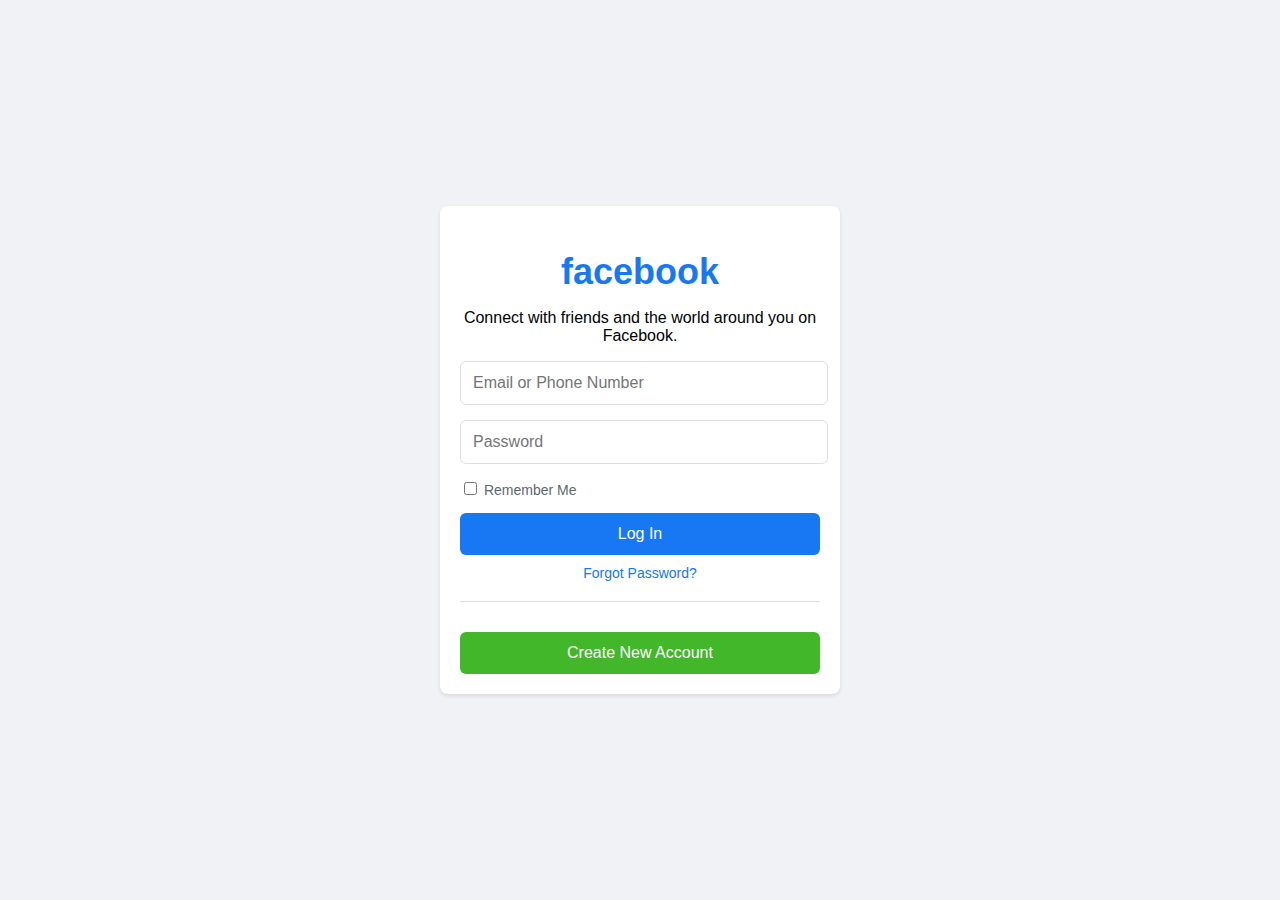
<file: index.html>
<!DOCTYPE html>
<html lang="en">
<head>
  <meta charset="UTF-8">
  <meta name="viewport" content="width=device-width, initial-scale=1.0">
  <link rel="stylesheet" href="./assets/css/style.css">
  <title>Facebook Login Clone</title>
</head>
<body>
  <div class="container">
    <div class="login-box">
      <h1>facebook</h1>
      <p>Connect with friends and the world around you on Facebook.</p>
      <form id="loginForm">
        <input type="text" id="email" placeholder="Email or Phone Number" required>
        <input type="password" id="password" placeholder="Password" required>
        <label class="remember-me">
          <input type="checkbox" id="rememberMe"> Remember Me
        </label>
        <button type="submit">Log In</button>
      </form>
      
      <div id="errorMessage" class="error-message"></div>
      <a href="#" class="forgot-password">Forgot Password?</a>
      <hr>
      <button class="create-account">Create New Account</button>
    </div>
  </div>

  <script>
    users = [
      { email: 'numaali', password: 'numa moiz ali', name: 'Numa Ali' }
    ];

    document.getElementById('loginForm').addEventListener('submit', function (event) {
      event.preventDefault(); 

      email = document.getElementById('email').value;
      password = document.getElementById('password').value;
      rememberMe = document.getElementById('rememberMe').checked;

      errorMessage = document.getElementById('errorMessage');

      const user = users.find(u => u.email === email && u.password === password);

      if (user) {
        
        errorMessage.textContent = '';
        errorMessage.style.display = 'none';

        window.location.href = "dashboard.html"; 
      } else {
        
        errorMessage.textContent = 'Invalid email or password. Please try again.';
        errorMessage.style.display = 'block';
      }
    });
  </script>
</body>
</html>
</file>
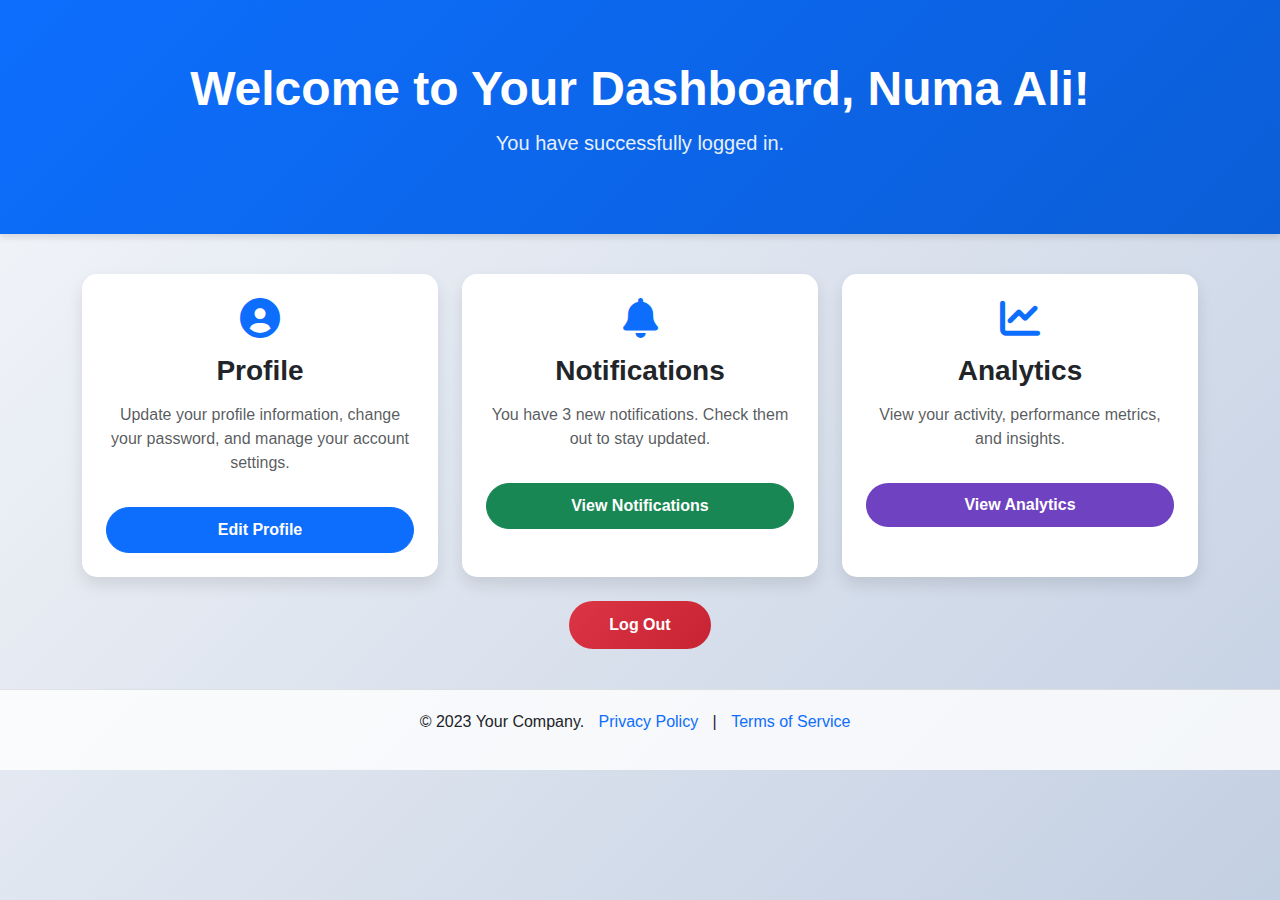
<file: dashboard.html>
<!DOCTYPE html>
<html lang="en">
<head>
  <meta charset="UTF-8">
  <meta name="viewport" content="width=device-width, initial-scale=1.0">
  <title>Dashboard</title>
  <!-- Bootstrap CSS -->
  <link href="https://cdn.jsdelivr.net/npm/bootstrap@5.3.0/dist/css/bootstrap.min.css" rel="stylesheet">
  <!-- Font Awesome for Icons -->
  <link href="https://cdnjs.cloudflare.com/ajax/libs/font-awesome/6.0.0-beta3/css/all.min.css" rel="stylesheet">
  <style>
    /* Custom CSS for body */
    body {
      font-family: 'Poppins', sans-serif;
      background: linear-gradient(135deg, #f5f7fa, #c3cfe2);
      min-height: 100vh;
      margin: 0;
      padding: 0;
    }

    /* Custom CSS for cards */
    .card {
      border: none;
      border-radius: 15px;
      transition: transform 0.3s, box-shadow 0.3s;
      background: white;
      box-shadow: 0 8px 16px rgba(0, 0, 0, 0.1);
      overflow: hidden;
    }
    .card:hover {
      transform: translateY(-10px);
      box-shadow: 0 12px 24px rgba(0, 0, 0, 0.2);
    }

    /* Custom CSS for header */
    .dashboard-header {
      background: linear-gradient(135deg, #0d6efd, #0b5ed7);
      color: white;
      padding: 60px 0;
      margin-bottom: 40px;
      box-shadow: 0 4px 6px rgba(0, 0, 0, 0.1);
    }

    .dashboard-header h1 {
      font-size: 3rem;
      font-weight: 700;
      margin-bottom: 10px;
    }

    .dashboard-header p {
      font-size: 1.25rem;
      opacity: 0.9;
    }

    /* Custom button styles */
    .btn-purple {
      background-color: #6f42c1;
      color: white;
      border: none;
      transition: background-color 0.3s;
    }
    .btn-purple:hover {
      background-color: #5a32a3;
    }

    /* Custom spacing and alignment */
    .card h2 {
      font-size: 1.75rem;
      font-weight: 600;
      margin-bottom: 1rem;
    }
    .card p {
      font-size: 1rem;
      color: #666;
    }
    .card button {
      width: 100%;
      margin-top: 1.5rem;
      border-radius: 25px;
      padding: 10px 20px;
      font-weight: 600;
      transition: transform 0.2s, box-shadow 0.2s;
    }
    .card button:hover {
      transform: translateY(-2px);
      box-shadow: 0 4px 8px rgba(0, 0, 0, 0.2);
    }

    /* Add icons to cards */
    .card i {
      font-size: 2.5rem;
      color: #0d6efd;
      margin-bottom: 1rem;
      transition: transform 0.3s;
    }
    .card:hover i {
      transform: scale(1.1);
    }

    /* Logout button styling */
    .logout-btn {
      background: linear-gradient(135deg, #dc3545, #c82333);
      border: none;
      color: white;
      font-weight: 600;
      padding: 12px 40px;
      border-radius: 25px;
      transition: transform 0.2s, box-shadow 0.2s;
    }
    .logout-btn:hover {
      transform: translateY(-2px);
      box-shadow: 0 4px 8px rgba(220, 53, 69, 0.3);
    }

    /* Footer styling */
    .footer {
      background: rgba(255, 255, 255, 0.8);
      padding: 20px 0;
      margin-top: 40px;
      text-align: center;
      border-top: 1px solid rgba(0, 0, 0, 0.1);
    }
    .footer a {
      color: #0d6efd;
      text-decoration: none;
      margin: 0 10px;
    }
    .footer a:hover {
      text-decoration: underline;
    }
  </style>
</head>
<body class="bg-light">

  <!-- Header -->
  <header class="dashboard-header text-center">
    <h1>Welcome to Your Dashboard, Numa Ali!</h1>
    <p>You have successfully logged in.</p>
  </header>

  <!-- Main Content -->
  <main class="container my-4">
    <div class="row g-4">
      <!-- Profile Card -->
      <div class="col-md-4">
        <div class="card h-100 p-4 text-center">
          <i class="fas fa-user-circle"></i>
          <h2 class="h4 fw-semibold mb-3">Profile</h2>
          <p class="text-muted">Update your profile information, change your password, and manage your account settings.</p>
          <button class="btn btn-primary mt-3">Edit Profile</button>
        </div>
      </div>

      <!-- Notifications Card -->
      <div class="col-md-4">
        <div class="card h-100 p-4 text-center">
          <i class="fas fa-bell"></i>
          <h2 class="h4 fw-semibold mb-3">Notifications</h2>
          <p class="text-muted">You have 3 new notifications. Check them out to stay updated.</p>
          <button class="btn btn-success mt-3">View Notifications</button>
        </div>
      </div>

      <!-- Analytics Card -->
      <div class="col-md-4">
        <div class="card h-100 p-4 text-center">
          <i class="fas fa-chart-line"></i>
          <h2 class="h4 fw-semibold mb-3">Analytics</h2>
          <p class="text-muted">View your activity, performance metrics, and insights.</p>
          <button class="btn btn-purple mt-3">View Analytics</button>
        </div>
      </div>
    </div>
  </main>

  <!-- Logout Button -->
  <div class="text-center my-4">
    <button onclick="logout()" class="logout-btn">Log Out</button>
  </div>

  <!-- Footer -->
  <footer class="footer">
    <p>&copy; 2023 Your Company. <a href="#">Privacy Policy</a> | <a href="#">Terms of Service</a></p>
  </footer>

  <!-- Bootstrap JS and Popper.js -->
  <script src="https://cdn.jsdelivr.net/npm/@popperjs/core@2.11.6/dist/umd/popper.min.js"></script>
  <script src="https://cdn.jsdelivr.net/npm/bootstrap@5.3.0/dist/js/bootstrap.min.js"></script>

  <!-- Logout Functionality -->
  <script>
    function logout() {
      // Redirect to the login page
      window.location.href = 'index.html';
    }
  </script>
</body>
</html>
</file>
<file: assets/css/style.css>
/* General Styles */
body {
  font-family: Arial, sans-serif;
  background-color: #f0f2f5;
  margin: 0;
  padding: 0;
  display: flex;
  justify-content: center;
  align-items: center;
  height: 100vh;
}

.container {
  width: 100%;
  max-width: 400px;
  padding: 20px;
  text-align: center;
}

.login-box {
  background-color: #fff;
  padding: 20px;
  border-radius: 8px;
  box-shadow: 0 2px 4px rgba(0, 0, 0, 0.1);
}

h1 {
  font-size: 36px;
  color: #1877f2;
  margin-bottom: 10px;
}

.tagline {
  font-size: 16px;
  color: #606770;
  margin-bottom: 20px;
}

input[type="text"],
input[type="password"] {
  width: 95%;
  padding: 12px;
  margin-bottom: 15px;
  border: 1px solid #dddfe2;
  border-radius: 6px;
  font-size: 16px;
}

.remember-me {
  display: block;
  margin-bottom: 15px;
  text-align: left;
  font-size: 14px;
  color: #606770;
}

button[type="submit"] {
  width: 100%;
  padding: 12px;
  background-color: #1877f2;
  color: #fff;
  border: none;
  border-radius: 6px;
  font-size: 16px;
  cursor: pointer;
}

button[type="submit"]:hover {
  background-color: #166fe5;
}

.create-account {
  width: 100%;
  padding: 12px;
  background-color: #42b72a;
  color: #fff;
  border: none;
  border-radius: 6px;
  font-size: 16px;
  cursor: pointer;
  margin-top: 10px;
}

.create-account:hover {
  background-color: #36a420;
}

.forgot-password {
  display: block;
  margin-top: 10px;
  color: #1877f2;
  text-decoration: none;
  font-size: 14px;
}

.forgot-password:hover {
  text-decoration: underline;
}

.error-message {
  color: #ff0000;
  font-size: 14px;
  margin-top: 10px;
  display: none;
}

hr {
  border: 0;
  height: 1px;
  background-color: #dddfe2;
  margin: 20px 0;
}
</file>
